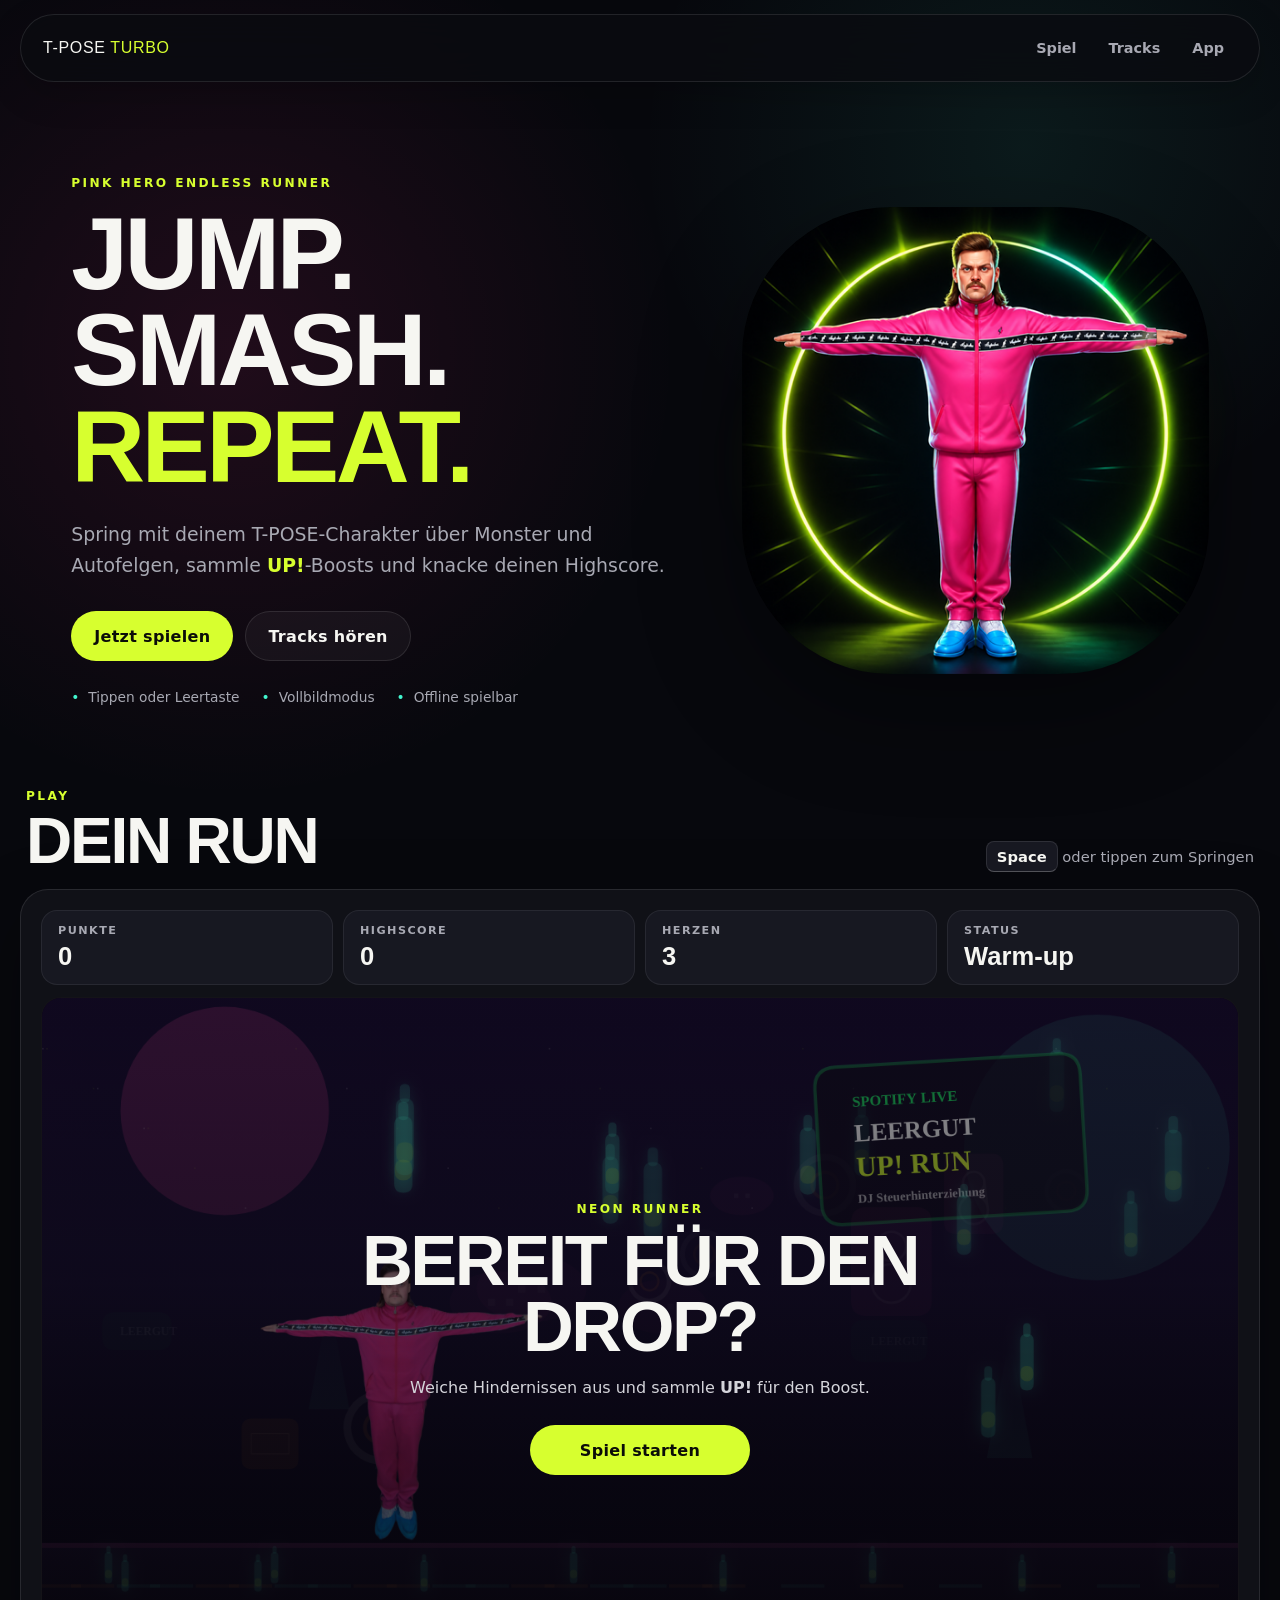
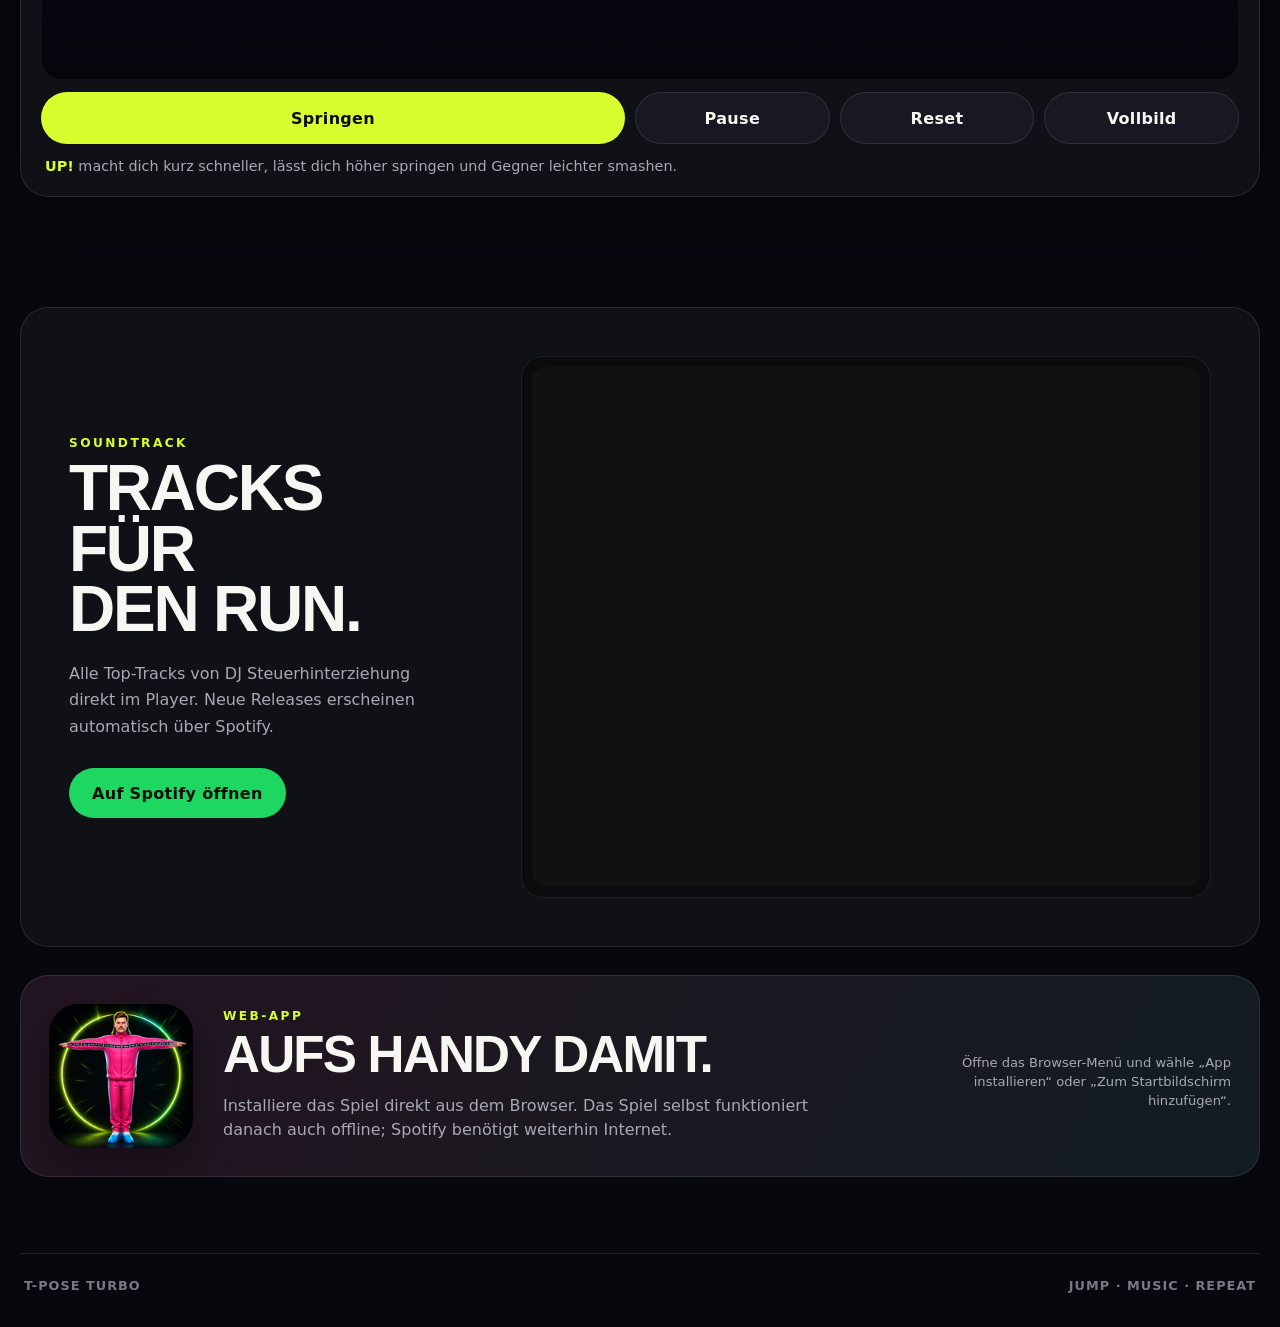
<file: index.html>
<!doctype html>
<html lang="de">
<head>
  <meta charset="utf-8">
  <meta name="viewport" content="width=device-width, initial-scale=1, viewport-fit=cover">
  <meta name="theme-color" content="#d7ff2f">
  <meta name="description" content="T-POSE TURBO ist ein neoniges Jump-and-Run mit Spotify-Soundtrack und installierbarer Web-App.">
  <meta name="mobile-web-app-capable" content="yes">
  <meta name="apple-mobile-web-app-capable" content="yes">
  <meta name="apple-mobile-web-app-status-bar-style" content="black-translucent">
  <meta name="apple-mobile-web-app-title" content="T-POSE TURBO">

  <title>T-POSE TURBO — Jump, smash, repeat.</title>

  <link rel="preconnect" href="https://open.spotify.com">
  <link rel="manifest" href="manifest.webmanifest">
  <link rel="icon" type="image/png" sizes="32x32" href="assets/icons/favicon-32.png">
  <link rel="apple-touch-icon" href="assets/icons/apple-touch-icon.png">
  <link rel="stylesheet" href="style.css?v=clean-pwa-2">
</head>
<body>
  <header class="site-header">
    <a class="brand" href="#top" aria-label="T-POSE TURBO Startseite">
      T-POSE <span>TURBO</span>
    </a>
    <nav class="main-nav" aria-label="Hauptnavigation">
      <a href="#play">Spiel</a>
      <a href="#music">Tracks</a>
      <a href="#app">App</a>
    </nav>
  </header>

  <main class="app-shell" id="top">
    <section class="hero" aria-labelledby="hero-title">
      <div class="hero-copy">
        <p class="eyebrow">Pink Hero Endless Runner</p>
        <h1 id="hero-title">Jump. Smash.<br><span>Repeat.</span></h1>
        <p class="lead">
          Spring mit deinem T-POSE-Charakter über Monster und Autofelgen,
          sammle <strong>UP!</strong>-Boosts und knacke deinen Highscore.
        </p>
        <div class="hero-actions">
          <a class="button button-primary" id="heroStartButton" href="#play">Jetzt spielen</a>
          <a
            class="button button-secondary"
            href="https://open.spotify.com/intl-de/artist/3aQkUO3rOOaIFOnykOyEtA"
            target="_blank"
            rel="noreferrer"
          >Tracks hören</a>
        </div>
        <ul class="hero-facts" aria-label="Spiel-Features">
          <li>Tippen oder Leertaste</li>
          <li>Vollbildmodus</li>
          <li>Offline spielbar</li>
        </ul>
      </div>

      <div class="hero-art" aria-hidden="true">
        <div class="hero-orbit"></div>
        <img src="assets/icons/app-icon-512.png" alt="" width="512" height="512">
      </div>
    </section>

    <section class="game-section" id="play" aria-labelledby="game-title">
      <header class="section-heading">
        <div>
          <p class="section-kicker">Play</p>
          <h2 id="game-title">Dein Run</h2>
        </div>
        <p class="key-hint"><kbd>Space</kbd> oder tippen zum Springen</p>
      </header>

      <div class="game-panel" id="gamePanel">
        <div class="hud-strip" aria-label="Spielstatus">
          <div class="stat-card">
            <span>Punkte</span>
            <strong id="score">0</strong>
          </div>
          <div class="stat-card">
            <span>Highscore</span>
            <strong id="highScore">0</strong>
          </div>
          <div class="stat-card">
            <span>Herzen</span>
            <strong id="lives">3</strong>
          </div>
          <div class="stat-card">
            <span>Status</span>
            <strong id="modeLabel">Warm-up</strong>
          </div>
        </div>

        <div class="canvas-wrap" id="gameStage">
          <canvas
            id="game"
            width="1440"
            height="820"
            tabindex="0"
            aria-label="T-POSE TURBO Spiel. Tippen oder Leertaste zum Springen."
          ></canvas>

          <button class="exit-fullscreen" id="exitFullscreenButton" type="button">
            Vollbild verlassen
          </button>

          <div class="overlay" id="startOverlay">
            <div class="overlay-content">
              <p class="overlay-kicker">Neon Runner</p>
              <h3>Bereit für den Drop?</h3>
              <p>Weiche Hindernissen aus und sammle <strong>UP!</strong> für den Boost.</p>
              <button id="startButton" type="button">Spiel starten</button>
            </div>
          </div>

          <div class="overlay hidden" id="gameOverOverlay">
            <div class="overlay-content">
              <p class="overlay-kicker">Run beendet</p>
              <h3>Noch eine Runde?</h3>
              <p id="gameOverText">Dein Lauf ist vorbei.</p>
              <button id="restartButton" type="button">Neu starten</button>
            </div>
          </div>
        </div>

        <div class="controls-row" aria-label="Spielsteuerung">
          <button class="jump-control" id="jumpButton" type="button">Springen</button>
          <button id="pauseButton" type="button">Pause</button>
          <button id="quickRestartButton" type="button">Reset</button>
          <button id="fullscreenButton" type="button">Vollbild</button>
        </div>

        <p class="hint-text">
          <strong>UP!</strong> macht dich kurz schneller, lässt dich höher springen und Gegner leichter smashen.
        </p>
      </div>
    </section>

    <section class="music-section" id="music" aria-labelledby="music-title">
      <div class="music-copy">
        <p class="section-kicker">Soundtrack</p>
        <h2 id="music-title">Tracks für<br>den Run.</h2>
        <p>
          Alle Top-Tracks von DJ Steuerhinterziehung direkt im Player.
          Neue Releases erscheinen automatisch über Spotify.
        </p>
        <a
          class="button spotify-button"
          href="https://open.spotify.com/intl-de/artist/3aQkUO3rOOaIFOnykOyEtA"
          target="_blank"
          rel="noreferrer"
        >Auf Spotify öffnen</a>
      </div>

      <div class="spotify-card">
        <iframe
          title="Spotify-Player: Top-Tracks von DJ Steuerhinterziehung"
          src="https://open.spotify.com/embed/artist/3aQkUO3rOOaIFOnykOyEtA?utm_source=generator&amp;theme=0"
          loading="lazy"
          allow="autoplay; clipboard-write; encrypted-media; fullscreen; picture-in-picture"
          referrerpolicy="strict-origin-when-cross-origin"
        ></iframe>
      </div>
    </section>

    <section class="app-section" id="app" aria-labelledby="app-title">
      <img
        class="app-icon"
        src="assets/icons/app-icon-192.png"
        alt="T-POSE TURBO App-Icon"
        width="192"
        height="192"
      >
      <div class="app-copy">
        <p class="section-kicker">Web-App</p>
        <h2 id="app-title">Aufs Handy damit.</h2>
        <p>
          Installiere das Spiel direkt aus dem Browser. Das Spiel selbst funktioniert danach auch offline;
          Spotify benötigt weiterhin Internet.
        </p>
      </div>
      <div class="app-actions">
        <button class="button button-primary" id="installAppButton" type="button" hidden>
          App installieren
        </button>
        <p id="installStatus" aria-live="polite">
          Öffne das Browser-Menü und wähle „Zum Startbildschirm hinzufügen“.
        </p>
      </div>
    </section>
  </main>

  <footer class="site-footer">
    <span>T-POSE TURBO</span>
    <span>Jump · Music · Repeat</span>
  </footer>

  <script src="game.js?v=fullscreen-2" defer></script>
  <script src="app.js?v=pwa-2" defer></script>
</body>
</html>
</file>
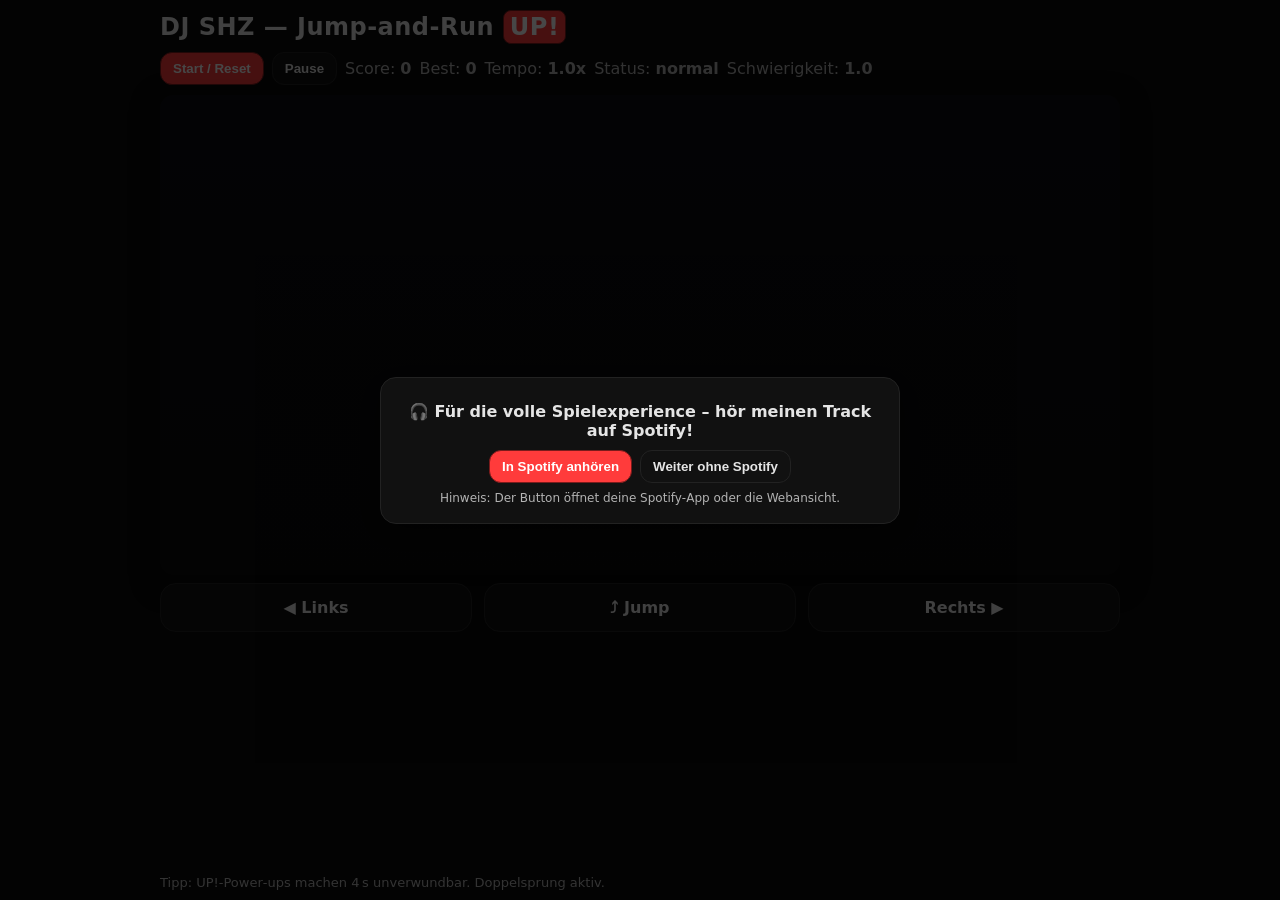
<file: DJ_SHZ_index_singlefile_v3_9.html>
<!DOCTYPE html>
<html lang="de">
<head>
<meta charset="utf-8"/>
<meta name="viewport" content="width=device-width, initial-scale=1"/>
<title>DJ SHZ — Jump‑and‑Run v3.9</title>
<style>
  :root{ --bg:#0a0a0a; --fg:#e5e5e5; --panel:#111; --border:#222; --up:#ff3b3b; --blue:#00d2ff; --muted:#b3b3b3; }
  *{ box-sizing:border-box }
  html,body{ height:100% }
  body{ margin:0; background:var(--bg); color:var(--fg); font-family:system-ui,-apple-system,Segoe UI,Roboto,Inter,Arial,sans-serif }
  .wrap{ max-width:980px; margin:0 auto; min-height:100%; display:grid; grid-template-rows:auto 1fr auto; gap:10px; padding:10px }
  header{ display:flex; align-items:center; justify-content:space-between; flex-wrap:wrap; gap:8px }
  h1{ margin:0; font-size:clamp(18px,2.6vw,24px); letter-spacing:.02em }
  .controls{ display:flex; gap:8px; align-items:center; flex-wrap:wrap }
  .row{ display:flex; gap:8px; flex-wrap:wrap; align-items:center }
  .btn{ background:var(--panel); border:1px solid var(--border); color:var(--fg); padding:8px 12px; border-radius:12px; font-weight:700; cursor:pointer }
  .btn.primary{ background:var(--up); border-color:#7a1b1b; color:#fff }
  .stat{ font-variant-numeric:tabular-nums; color:var(--muted) }
  canvas{ display:block; width:100%; height:auto; border-radius:14px; background:linear-gradient(#0b0b12,#0a0a0a); box-shadow:0 8px 28px rgba(0,0,0,.5) }
  .touchpad{ display:grid; grid-template-columns:1fr 1fr 1fr; gap:12px; margin-top:8px }
  .padbtn{ background:var(--panel); border:1px solid var(--border); border-radius:16px; padding:14px 10px; text-align:center; font-weight:800 }
  .padbtn:active{ transform:scale(.98) }
  .badge{ display:inline-block; padding:2px 6px; border-radius:8px; background:var(--panel); border:1px solid var(--border) }
  .badge.up{ background:var(--up); border-color:#7a1b1b; color:#fff }
  .overlay{ position:fixed; inset:0; background:rgba(0,0,0,.72); display:flex; align-items:center; justify-content:center; z-index:99 }
  .overlay.hide{ display:none !important }
  .card{ background:var(--panel); border:1px solid var(--border); border-radius:16px; padding:18px; max-width:520px; width:calc(100% - 24px); text-align:center; box-shadow:0 8px 30px rgba(0,0,0,.5) }
  .muted{ color:var(--muted); font-size:12px; margin-top:8px }
  footer{ opacity:.8; font-size:13px }
</style>
</head>
<body>
  <div class="wrap">
    <header>
      <h1>DJ SHZ — Jump‑and‑Run <span class="badge up">UP!</span></h1>
      <div class="controls">
        <div class="row">
          <button id="btnStart" class="btn primary">Start / Reset</button>
          <button id="btnPause" class="btn">Pause</button>
        </div>
        <div class="row">
          <span class="stat">Score: <b id="score">0</b></span>
          <span class="stat">Best: <b id="best">0</b></span>
          <span class="stat">Tempo: <b id="speed">1.0x</b></span>
          <span class="stat">Status: <b id="status">normal</b></span>
          <span class="stat">Schwierigkeit: <b id="diff">1.0</b></span>
        </div>
      </div>
    </header>

    <main>
      <canvas id="game" width="900" height="450"></canvas>
      <div class="touchpad">
        <div class="padbtn" id="left">◀︎ Links</div>
        <div class="padbtn" id="jump">⤴︎ Jump</div>
        <div class="padbtn" id="right">Rechts ▶︎</div>
      </div>
    </main>

    <footer>
      Tipp: UP!-Power‑ups machen 4 s unverwundbar. Doppelsprung aktiv.
    </footer>
  </div>

  <!-- Spotify Overlay -->
  <div id="spotifyOverlay" class="overlay" aria-hidden="false">
    <div class="card">
      <p style="margin:6px 0 10px;font-weight:700">🎧 Für die volle Spielexperience – hör meinen Track auf Spotify!</p>
      <div style="display:flex;gap:8px;justify-content:center;flex-wrap:wrap">
        <button id="btnSpotify" class="btn primary">In Spotify anhören</button>
        <button id="btnSkip" class="btn">Weiter ohne Spotify</button>
      </div>
      <div class="muted">Hinweis: Der Button öffnet deine Spotify‑App oder die Webansicht.</div>
    </div>
  </div>

  <script>
    // Eingebaute Bilder
    const builtInFace = "[data-uri]";
    const builtInBG   = "[data-uri]";
  </script>

  <script>
    // Overlay
    (function(){
      const TRACK_WEB = "https://open.spotify.com/track/5Bs8yczdmz0kasMwUvb9nk";
      const TRACK_APP = "spotify:track:5Bs8yczdmz0kasMwUvb9nk";
      const overlay = document.getElementById('spotifyOverlay');
      const key = "djshz_spotify_dismissed_v39";
      const hide = (persist=true)=>{ overlay.classList.add('hide'); overlay.setAttribute('aria-hidden','true'); if(persist) try{localStorage.setItem(key,"1");}catch(e){} };
      try { if (!localStorage.getItem(key)) { overlay.classList.remove('hide'); } else hide(false); } catch(e) { overlay.classList.remove('hide'); }
      const openSpotify = ()=>{ hide(true); location.href = TRACK_APP; setTimeout(()=>{ window.open(TRACK_WEB, "_blank"); }, 500); };
      const skip = ()=> hide(true);
      ['click','touchend'].forEach(evt=>{
        document.getElementById('btnSpotify').addEventListener(evt, e=>{ e.preventDefault(); openSpotify(); }, {passive:false});
        document.getElementById('btnSkip').addEventListener(evt, e=>{ e.preventDefault(); skip(); }, {passive:false});
      });
      setTimeout(()=>{ if(!overlay.classList.contains('hide')) hide(false); }, 10000);
      window.addEventListener('focus', ()=> hide(false));
    })();
  </script>

  <script>
    // Game Engine
    const canvas = document.getElementById('game');
    const c = canvas.getContext('2d');
    const scoreEl = document.getElementById('score');
    const bestEl  = document.getElementById('best');
    const speedEl = document.getElementById('speed');
    const statusEl= document.getElementById('status');
    const diffEl  = document.getElementById('diff');

    let running=false, paused=false, timeScale=1;
    const G = 1800;
    const FLOOR_Y = canvas.height - 70;

    const player = { x:120,y:FLOOR_Y,vx:0,vy:0,w:46,h:46,onGround:true,jumpsLeft:2,faceImg:null,faceReady:false, invUntil:0 };

    const types = [
      { label:'DOWNTEMPO', color:'#ff3b3b' },
      { label:'STEUERMONSTER', color:'#00d2ff' }
    ];
    let obstacles=[], powerups=[];
    let lastSpawn=0, lastUpSpawn=0, score=0, sessionStart=0;
    let best = Number(localStorage.getItem('djshz_best') || 0);
    bestEl.textContent = best;

    // Images
    const bgImg = new Image(); let bgReady=false; bgImg.onload=()=>bgReady=true; bgImg.src=builtInBG;
    const faceImg = new Image(); faceImg.onload=()=>{ player.faceImg=faceImg; player.faceReady=true; }; faceImg.src=builtInFace;

    function getDifficulty(){
      const t = (performance.now() - sessionStart)/1000;
      const s = score;
      return 1 + Math.min(1.2, 0.012*t + 0.004*s);
    }

    const keys = new Set();
    document.addEventListener('keydown', e=>{
      if (['ArrowLeft','ArrowRight','ArrowUp','Space','KeyA','KeyD','KeyW'].includes(e.code)) e.preventDefault();
      keys.add(e.code);
      if (e.code==='Space'||e.code==='ArrowUp'||e.code==='KeyW') jump();
    });
    document.addEventListener('keyup', e=> keys.delete(e.code));

    const leftBtn=document.getElementById('left'), rightBtn=document.getElementById('right'), jumpBtn=document.getElementById('jump');
    const press = code=> keys.add(code);
    const release = code=> keys.delete(code);
    function addBoth(el, down, up){
      el.addEventListener('touchstart', e=>{ e.preventDefault(); down(); }, {passive:false});
      el.addEventListener('touchend',   e=>{ e.preventDefault(); if(up) up(); }, {passive:false});
      el.addEventListener('click',      e=>{ e.preventDefault(); down(); setTimeout(()=>{ if(up) up(); }, 70); });
    }
    addBoth(leftBtn, ()=>press('ArrowLeft'),  ()=>release('ArrowLeft'));
    addBoth(rightBtn,()=>press('ArrowRight'), ()=>release('ArrowRight'));
    jumpBtn.addEventListener('touchstart', e=>{ e.preventDefault(); jump(); }, {passive:false});
    jumpBtn.addEventListener('click',      e=>{ e.preventDefault(); jump(); });

    document.getElementById('btnStart').onclick=()=> start();
    document.getElementById('btnPause').onclick=()=> { paused=!paused; };

    function reset(){
      Object.assign(player,{ x:120,y:FLOOR_Y,vx:0,vy:0,onGround:true,jumpsLeft:2, invUntil:0 });
      obstacles=[]; powerups=[]; score=0; timeScale=1;
      speedEl.textContent = timeScale.toFixed(1)+'x';
      statusEl.textContent = 'normal';
      sessionStart = performance.now();
      lastSpawn = lastUpSpawn = sessionStart;
    }
    function start(){ reset(); running=true; paused=false; }
    function jump(){
      if (player.jumpsLeft > 0) {
        player.vy = -860;
        player.onGround = false;
        player.jumpsLeft--;
      }
    }

    function spawnObstacle(){
      const d = getDifficulty();
      const type = types[Math.random()<0.5?0:1];
      const baseH = 34, maxExtra = 44;
      const h = baseH + (maxExtra * (d-1)/1.2) + Math.random()*24;
      const w = 70 + Math.random()*70;
      const speed = 280 * d;
      obstacles.push({ x: canvas.width + 40, y: FLOOR_Y, w, h, speed, type, eyePhase: Math.random()*Math.PI*2 });
    }
    function spawnUP(){
      const d = getDifficulty();
      const speed = 240 * d;
      const y = FLOOR_Y - (90 + Math.random()*120);
      powerups.push({ x: canvas.width + 40, y, r: 16, speed, pulse: 0 });
    }

    function update(dt){
      const d = getDifficulty();
      diffEl.textContent = d.toFixed(1);
      timeScale = 1 + (d-1)*0.6;
      speedEl.textContent = timeScale.toFixed(1)+'x';
      statusEl.textContent = (performance.now() < player.invUntil) ? 'UNVERWUNDBAR' : 'normal';

      const accel = 900, maxvx = 300;
      if (keys.has('ArrowLeft')||keys.has('KeyA')) player.vx = Math.max(player.vx - accel*dt, -maxvx);
      else if (keys.has('ArrowRight')||keys.has('KeyD')) player.vx = Math.min(player.vx + accel*dt,  maxvx);
      else player.vx *= Math.pow(0.001, dt);

      player.x += player.vx*dt;
      player.x = Math.max(40, Math.min(canvas.width-40, player.x));

      player.vy += G*dt;
      player.y += player.vy*dt;
      if (player.y >= FLOOR_Y){ player.y = FLOOR_Y; player.vy = 0; player.onGround = true; player.jumpsLeft = 2; }

      const now = performance.now();
      const spawnEvery = 1200 / Math.min(1.6, 0.9 + (d-1)*0.7);
      if (now - lastSpawn > spawnEvery){ spawnObstacle(); lastSpawn = now; }
      const upEvery = 2800 * Math.min(1.8, 1 + (d-1)*0.8);
      if (now - lastUpSpawn > upEvery){ spawnUP(); lastUpSpawn = now; }

      for (let i=obstacles.length-1; i>=0; i--){
        const o = obstacles[i];
        o.x -= o.speed * dt;
        o.eyePhase += dt * 5;
        if (o.x + o.w < -60){ obstacles.splice(i,1); score++; scoreEl.textContent = score; continue; }
        if (rectsOverlap(player.x-23, player.y-46, 46,46, o.x, o.y-o.h, o.w, o.h)){
          if (now < player.invUntil){
            obstacles.splice(i,1);
            score += 2; scoreEl.textContent = score;
            continue;
          } else {
            gameOver(); break;
          }
        }
      }

      for (let i=powerups.length-1; i>=0; i--){
        const p = powerups[i];
        p.x -= p.speed * dt;
        p.pulse += dt;
        if (p.x + p.r < -40){ powerups.splice(i,1); continue; }
        if (circleRectOverlap(p.x, p.y, p.r, player.x-23, player.y-46, 46, 46)){
          powerups.splice(i,1);
          player.invUntil = performance.now() + 4000;
        }
      }
    }
    function rectsOverlap(ax,ay,aw,ah,bx,by,bw,bh){
      return ax < bx + bw && ax + aw > bx && ay < by + bh && ay + ah > by;
    }
    function circleRectOverlap(cx, cy, r, rx, ry, rw, rh){
      const nx = Math.max(rx, Math.min(cx, rx+rw));
      const ny = Math.max(ry, Math.min(cy, ry+rh));
      const dx = cx - nx, dy = cy - ny;
      return (dx*dx + dy*dy) <= r*r;
    }
    function roundRect(x,y,w,h,r){
      c.beginPath();
      c.moveTo(x+r,y);
      c.arcTo(x+w,y,x+w,y+h,r);
      c.arcTo(x+w,y+h,x,y+h,r);
      c.arcTo(x,y+h,x,y,r);
      c.arcTo(x,y,x+w,y,r);
      c.closePath();
    }

    function drawMonster(o){
      const yTop = o.y - o.h;
      c.fillStyle = o.type.color;
      roundRect(o.x, yTop, o.w, o.h, 10);
      c.fill();

      c.fillStyle = '#000';
      for (let tx = o.x + 6; tx < o.x + o.w - 6; tx += 14){
        const th = 8 + Math.sin((tx+o.eyePhase*10)*0.15)*3;
        c.beginPath();
        c.moveTo(tx, yTop + 12);
        c.lineTo(tx+7, yTop + 12 + th);
        c.lineTo(tx+14, yTop + 12);
        c.closePath();
        c.fill();
      }

      const eyeY = yTop + 4 + Math.sin(o.eyePhase)*3;
      c.fillStyle = '#000';
      const eyeW = Math.min(14, Math.max(10, o.w*0.12));
      c.beginPath(); c.ellipse(o.x + o.w*0.3, eyeY+8, eyeW*0.6, 6, 0, 0, Math.PI*2); c.fill();
      c.beginPath(); c.ellipse(o.x + o.w*0.7, eyeY+8, eyeW*0.6, 6, 0, 0, Math.PI*2); c.fill();

      const label = o.type.label;
      c.font = 'bold 14px system-ui, sans-serif';
      const tw = c.measureText(label).width;
      const padX = 8, padY = 5, rad = 10;
      const lx = o.x + (o.w - (tw + padX*2)) * 0.5;
      const ly = yTop - 24;
      c.fillStyle = 'rgba(0,0,0,0.75)';
      roundRect(lx, ly, tw + padX*2, 22, rad);
      c.fill();
      c.fillStyle = '#fff';
      c.textAlign = 'left'; c.textBaseline='top';
      c.fillText(label, lx + padX, ly + 4);
    }

    function drawUP(p){
      const r = p.r;
      const grad = c.createRadialGradient(p.x,p.y,1,p.x,p.y,r*2.2);
      grad.addColorStop(0, 'rgba(255,59,59,0.6)');
      grad.addColorStop(1, 'rgba(255,59,59,0)');
      c.fillStyle = grad; c.beginPath(); c.arc(p.x,p.y,r*2.2,0,Math.PI*2); c.fill();
      c.fillStyle = '#ff3b3b'; c.beginPath(); c.arc(p.x,p.y,r,0,Math.PI*2); c.fill();
      c.fillStyle = '#fff'; c.font = 'bold 14px system-ui, sans-serif';
      c.textAlign='center'; c.textBaseline='middle'; c.fillText('UP!', p.x, p.y+1);
    }

    function draw(){
      c.clearRect(0,0,canvas.width,canvas.height);

      // Background (cover)
      if (bgReady) {
        const ar = bgImg.width / bgImg.height;
        let w = canvas.width, h = w / ar;
        if (h < canvas.height){ h = canvas.height; w = h * ar; }
        const x = (canvas.width - w)/2, y = (canvas.height - h)/2;
        c.filter='brightness(0.62)'; c.drawImage(bgImg, x, y, w, h); c.filter='none';
      } else {
        const g = c.createLinearGradient(0,0,0,canvas.height);
        g.addColorStop(0,'#0b0b12'); g.addColorStop(1,'#0a0a0a'); c.fillStyle=g; c.fillRect(0,0,canvas.width,canvas.height);
      }

      // ground
      c.fillStyle='#0f0f0f'; c.fillRect(0, FLOOR_Y+2, canvas.width, canvas.height - FLOOR_Y);

      // player shadow
      c.fillStyle='rgba(0,0,0,0.35)'; const shw = 34 + Math.min(18, Math.abs(player.vy)*0.02);
      c.beginPath(); c.ellipse(player.x, FLOOR_Y+18, shw, 8, 0, 0, Math.PI*2); c.fill();

      // invulnerability aura
      if (performance.now() < player.invUntil){
        const grad = c.createRadialGradient(player.x, player.y-23, 4, player.x, player.y-23, 44);
        grad.addColorStop(0, 'rgba(255,59,59,0.6)');
        grad.addColorStop(1, 'rgba(255,59,59,0)');
        c.fillStyle = grad;
        c.beginPath(); c.arc(player.x, player.y-23, 44, 0, Math.PI*2); c.fill();
      }

      // player (face in circle)
      const px=player.x, py=player.y-23, r=23;
      c.save(); c.beginPath(); c.arc(px,py,r,0,Math.PI*2); c.closePath(); c.clip();
      if (player.faceReady) c.drawImage(player.faceImg, px-r, py-r, r*2, r*2);
      else { c.fillStyle='#666'; c.fillRect(px-r, py-r, r*2, r*2); }
      c.restore();
      c.strokeStyle='rgba(255,255,255,0.2)'; c.beginPath(); c.arc(px,py,r,0,Math.PI*2); c.stroke();

      // entities
      for (const o of obstacles) drawMonster(o);
      for (const p of powerups) drawUP(p);
    }

    function gameOver(){
      running=false;
      if (score > best){ best=score; localStorage.setItem('djshz_best', String(best)); }
      bestEl.textContent = best;
      c.fillStyle='rgba(255,0,0,0.3)'; c.fillRect(0,0,canvas.width,canvas.height);
      c.fillStyle='#fff'; c.font='bold 28px system-ui, sans-serif'; c.textAlign='center';
      c.fillText('GAME OVER - Score: '+score, canvas.width/2, 120);
      c.font='16px system-ui, sans-serif'; c.fillText('Tippe/Drücke „Start / Reset“', canvas.width/2, 160);
    }

    let last = performance.now();
    function loop(now){
      requestAnimationFrame(loop);
      if (!running || paused) return;
      const dt = Math.min(0.033, (now - last)/1000);
      last = now;
      update(dt);
      draw();
    }
    requestAnimationFrame(loop);
  </script>
</body>
</html>
</file>
<file: style.css>
:root {
  --bg: #07080d;
  --surface: #101117;
  --surface-2: #171821;
  --surface-3: #1e202a;
  --line: rgba(255, 255, 255, 0.1);
  --text: #f6f6f2;
  --muted: #a8a9b3;
  --acid: #d7ff2f;
  --mint: #42f5ce;
  --pink: #ff2e91;
  --spotify: #1ed760;
  --shadow: 0 24px 70px rgba(0, 0, 0, 0.32);
  --radius-lg: 28px;
  --radius-md: 20px;
  --content: 1240px;
  --headline: "Arial Black", "Franklin Gothic Heavy", Impact, sans-serif;
  --body: Inter, ui-sans-serif, system-ui, -apple-system, BlinkMacSystemFont, "Segoe UI", sans-serif;
}

* {
  box-sizing: border-box;
}

html {
  scroll-behavior: smooth;
  scroll-padding-top: 92px;
}

body {
  min-height: 100%;
  margin: 0;
  overflow-x: hidden;
  background:
    radial-gradient(circle at 80% 5%, rgba(66, 245, 206, 0.08), transparent 24rem),
    radial-gradient(circle at 18% 12%, rgba(255, 46, 145, 0.1), transparent 28rem),
    var(--bg);
  color: var(--text);
  font-family: var(--body);
  -webkit-font-smoothing: antialiased;
}

button,
a {
  -webkit-tap-highlight-color: transparent;
}

button,
input,
textarea,
select {
  font: inherit;
}

a {
  color: inherit;
}

[hidden] {
  display: none !important;
}

.site-header {
  position: sticky;
  top: 0;
  z-index: 20;
  display: flex;
  align-items: center;
  justify-content: space-between;
  width: min(var(--content), calc(100% - 32px));
  min-height: 68px;
  margin: 14px auto 0;
  padding: 0 22px;
  border: 1px solid var(--line);
  border-radius: 999px;
  background: rgba(10, 11, 16, 0.82);
  box-shadow: 0 12px 36px rgba(0, 0, 0, 0.2);
  backdrop-filter: blur(20px);
}

.brand {
  color: var(--text);
  font-family: var(--headline);
  font-size: 1rem;
  letter-spacing: 0.04em;
  text-decoration: none;
}

.brand span {
  color: var(--acid);
}

.main-nav {
  display: flex;
  align-items: center;
  gap: 6px;
}

.main-nav a {
  padding: 10px 13px;
  border-radius: 999px;
  color: var(--muted);
  font-size: 0.9rem;
  font-weight: 700;
  text-decoration: none;
  transition: color 160ms ease, background 160ms ease;
}

.main-nav a:hover,
.main-nav a:focus-visible {
  background: rgba(255, 255, 255, 0.07);
  color: var(--text);
}

.app-shell {
  width: min(var(--content), calc(100% - 32px));
  margin: 0 auto;
  padding: 48px 0 76px;
}

.hero {
  display: grid;
  grid-template-columns: minmax(0, 1.12fr) minmax(340px, 0.88fr);
  align-items: center;
  gap: clamp(30px, 6vw, 88px);
  min-height: 620px;
  padding: 46px clamp(20px, 4vw, 58px);
}

.eyebrow,
.section-kicker,
.overlay-kicker {
  margin: 0;
  color: var(--acid);
  font-size: 0.76rem;
  font-weight: 900;
  letter-spacing: 0.2em;
  text-transform: uppercase;
}

.hero h1,
.section-heading h2,
.music-copy h2,
.app-copy h2,
.overlay h3 {
  margin: 0;
  font-family: var(--headline);
  line-height: 0.94;
  letter-spacing: -0.035em;
  text-transform: uppercase;
}

.hero h1 {
  max-width: 10ch;
  margin-top: 16px;
  font-size: clamp(3.5rem, 8vw, 7.6rem);
}

.hero h1 span {
  color: var(--acid);
}

.lead {
  max-width: 620px;
  margin: 24px 0 0;
  color: var(--muted);
  font-size: clamp(1rem, 2vw, 1.18rem);
  line-height: 1.65;
}

.lead strong {
  color: var(--acid);
}

.hero-actions {
  display: flex;
  flex-wrap: wrap;
  gap: 12px;
  margin-top: 30px;
}

.button,
.controls-row button,
.overlay button,
.exit-fullscreen {
  display: inline-flex;
  align-items: center;
  justify-content: center;
  min-height: 50px;
  padding: 0 22px;
  border: 1px solid transparent;
  border-radius: 999px;
  cursor: pointer;
  font-weight: 900;
  letter-spacing: 0.02em;
  text-decoration: none;
  transition: transform 160ms ease, background 160ms ease, border-color 160ms ease;
}

.button:hover,
.controls-row button:hover,
.overlay button:hover,
.button:focus-visible,
.controls-row button:focus-visible,
.overlay button:focus-visible {
  transform: translateY(-2px);
}

.button-primary,
.overlay button,
.jump-control {
  background: var(--acid);
  color: #0b0d08;
}

.button-secondary {
  border-color: var(--line);
  background: rgba(255, 255, 255, 0.04);
  color: var(--text);
}

.hero-facts {
  display: flex;
  flex-wrap: wrap;
  gap: 10px 22px;
  margin: 28px 0 0;
  padding: 0;
  color: var(--muted);
  font-size: 0.86rem;
  list-style: none;
}

.hero-facts li::before {
  content: "•";
  margin-right: 9px;
  color: var(--mint);
}

.hero-art {
  position: relative;
  justify-self: end;
  width: min(100%, 500px);
  aspect-ratio: 1;
}

.hero-art img {
  position: relative;
  z-index: 2;
  display: block;
  width: 100%;
  height: 100%;
  border-radius: 32%;
  object-fit: cover;
  filter: drop-shadow(0 34px 50px rgba(0, 0, 0, 0.4));
}

.hero-orbit {
  position: absolute;
  inset: 4%;
  border: 1px solid rgba(215, 255, 47, 0.22);
  border-radius: 50%;
  box-shadow: 0 0 80px rgba(215, 255, 47, 0.08);
  transform: rotate(-12deg) scaleY(0.7);
}

.game-section,
.music-section,
.app-section {
  scroll-margin-top: 92px;
}

.game-section {
  margin-top: 38px;
}

.section-heading {
  display: flex;
  align-items: end;
  justify-content: space-between;
  gap: 24px;
  margin-bottom: 18px;
  padding: 0 6px;
}

.section-heading h2,
.music-copy h2,
.app-copy h2 {
  margin-top: 8px;
  font-size: clamp(2.5rem, 5vw, 4.8rem);
}

.key-hint {
  margin: 0 0 6px;
  color: var(--muted);
  font-size: 0.92rem;
}

kbd {
  padding: 6px 10px;
  border: 1px solid var(--line);
  border-bottom-color: rgba(255, 255, 255, 0.25);
  border-radius: 8px;
  background: var(--surface-2);
  color: var(--text);
  font-family: inherit;
  font-weight: 800;
}

.game-panel {
  padding: clamp(12px, 2vw, 20px);
  border: 1px solid var(--line);
  border-radius: var(--radius-lg);
  background: var(--surface);
  box-shadow: var(--shadow);
}

.hud-strip {
  display: grid;
  grid-template-columns: repeat(4, minmax(0, 1fr));
  gap: 10px;
  margin-bottom: 12px;
}

.stat-card {
  padding: 13px 16px;
  border: 1px solid rgba(255, 255, 255, 0.07);
  border-radius: 16px;
  background: var(--surface-2);
}

.stat-card span {
  display: block;
  color: var(--muted);
  font-size: 0.7rem;
  font-weight: 800;
  letter-spacing: 0.13em;
  text-transform: uppercase;
}

.stat-card strong {
  display: block;
  margin-top: 5px;
  font-family: var(--headline);
  font-size: clamp(1.2rem, 2vw, 1.75rem);
}

.canvas-wrap {
  position: relative;
  overflow: hidden;
  width: 100%;
  min-height: 360px;
  border: 1px solid rgba(255, 255, 255, 0.06);
  border-radius: var(--radius-md);
  background: #05040a;
  cursor: pointer;
  touch-action: manipulation;
}

canvas {
  display: block;
  width: 100%;
  height: auto;
  aspect-ratio: 1440 / 820;
  outline: 0;
}

.overlay {
  position: absolute;
  inset: 0;
  display: grid;
  place-items: center;
  padding: 24px;
  background: linear-gradient(180deg, rgba(7, 6, 14, 0.44), rgba(5, 4, 10, 0.82));
  text-align: center;
}

.overlay.hidden {
  display: none;
}

.overlay-content {
  max-width: 580px;
}

.overlay h3 {
  margin-top: 12px;
  font-size: clamp(2.2rem, 5.5vw, 5rem);
}

.overlay p:not(.overlay-kicker) {
  margin: 16px auto 0;
  color: #d4d4da;
  line-height: 1.55;
}

.overlay button {
  min-width: 220px;
  margin-top: 24px;
  border: 0;
}

.exit-fullscreen {
  position: absolute;
  top: max(14px, env(safe-area-inset-top));
  right: max(14px, env(safe-area-inset-right));
  z-index: 8;
  display: none;
  min-height: 42px;
  border-color: var(--line);
  background: rgba(7, 8, 13, 0.82);
  color: var(--text);
  backdrop-filter: blur(14px);
}

.canvas-wrap:fullscreen,
.canvas-wrap.is-fullscreen {
  width: 100vw;
  height: 100vh;
  min-height: 100vh;
  border: 0;
  border-radius: 0;
  background: #030408;
}

.canvas-wrap:fullscreen canvas,
.canvas-wrap.is-fullscreen canvas {
  width: 100%;
  height: 100%;
  object-fit: contain;
}

.canvas-wrap:fullscreen .exit-fullscreen,
.canvas-wrap.is-fullscreen .exit-fullscreen {
  display: inline-flex;
}

.controls-row {
  display: grid;
  grid-template-columns: minmax(220px, 1.5fr) repeat(3, minmax(120px, 0.5fr));
  gap: 10px;
  margin-top: 12px;
}

.controls-row button {
  min-height: 52px;
  border-color: var(--line);
  background: var(--surface-2);
  color: var(--text);
}

.controls-row .jump-control {
  border-color: transparent;
  background: var(--acid);
  color: #0b0d08;
}

.hint-text {
  margin: 14px 4px 2px;
  color: var(--muted);
  font-size: 0.9rem;
}

.hint-text strong {
  color: var(--acid);
}

.music-section {
  display: grid;
  grid-template-columns: minmax(280px, 0.72fr) minmax(0, 1.28fr);
  gap: clamp(24px, 5vw, 64px);
  align-items: center;
  margin-top: 110px;
  padding: clamp(24px, 4vw, 48px);
  border: 1px solid var(--line);
  border-radius: var(--radius-lg);
  background: var(--surface);
}

.music-copy p:not(.section-kicker) {
  max-width: 430px;
  margin: 22px 0 0;
  color: var(--muted);
  line-height: 1.65;
}

.spotify-button {
  margin-top: 28px;
  background: var(--spotify);
  color: #07110a;
}

.spotify-card {
  padding: 10px;
  border: 1px solid rgba(255, 255, 255, 0.08);
  border-radius: 22px;
  background: #0b0b0d;
}

.spotify-card iframe {
  display: block;
  width: 100%;
  height: 520px;
  border: 0;
  border-radius: 14px;
  background: #111;
}

.app-section {
  display: grid;
  grid-template-columns: 144px minmax(0, 1fr) minmax(230px, 0.48fr);
  align-items: center;
  gap: 30px;
  margin-top: 28px;
  padding: 28px;
  border: 1px solid var(--line);
  border-radius: var(--radius-lg);
  background: linear-gradient(120deg, rgba(255, 46, 145, 0.08), rgba(66, 245, 206, 0.05)), var(--surface);
}

.app-icon {
  display: block;
  width: 144px;
  height: 144px;
  border-radius: 30px;
  box-shadow: 0 20px 40px rgba(0, 0, 0, 0.32);
}

.app-copy h2 {
  font-size: clamp(2rem, 4vw, 3.5rem);
}

.app-copy p:not(.section-kicker) {
  max-width: 620px;
  margin: 14px 0 0;
  color: var(--muted);
  line-height: 1.55;
}

.app-actions {
  text-align: right;
}

.app-actions .button {
  width: 100%;
}

.app-actions p {
  margin: 10px 0 0;
  color: var(--muted);
  font-size: 0.82rem;
  line-height: 1.45;
}

.site-footer {
  display: flex;
  justify-content: space-between;
  width: min(var(--content), calc(100% - 32px));
  margin: 0 auto;
  padding: 24px 4px 34px;
  border-top: 1px solid var(--line);
  color: #777984;
  font-size: 0.8rem;
  font-weight: 800;
  letter-spacing: 0.08em;
  text-transform: uppercase;
}

@media (max-width: 900px) {
  .hero {
    grid-template-columns: 1fr;
    min-height: auto;
    padding: 54px 16px 28px;
  }

  .hero-copy {
    text-align: center;
  }

  .hero h1,
  .lead {
    margin-right: auto;
    margin-left: auto;
  }

  .hero-actions,
  .hero-facts {
    justify-content: center;
  }

  .hero-art {
    justify-self: center;
    width: min(78vw, 440px);
  }

  .music-section {
    grid-template-columns: 1fr;
    margin-top: 80px;
  }

  .music-copy {
    text-align: center;
  }

  .music-copy p:not(.section-kicker) {
    margin-right: auto;
    margin-left: auto;
  }

  .app-section {
    grid-template-columns: 112px minmax(0, 1fr);
  }

  .app-icon {
    width: 112px;
    height: 112px;
    border-radius: 24px;
  }

  .app-actions {
    grid-column: 1 / -1;
    text-align: left;
  }
}

@media (max-width: 680px) {
  html {
    scroll-padding-top: 76px;
  }

  .site-header {
    width: calc(100% - 20px);
    min-height: 58px;
    margin-top: 10px;
    padding: 0 15px;
  }

  .main-nav a {
    padding: 9px 8px;
    font-size: 0.78rem;
  }

  .app-shell {
    width: calc(100% - 20px);
    padding-top: 24px;
  }

  .hero {
    gap: 12px;
    padding-top: 42px;
  }

  .hero h1 {
    font-size: clamp(3rem, 16vw, 5rem);
  }

  .hero-actions .button {
    width: 100%;
  }

  .hero-facts {
    gap: 8px 14px;
    font-size: 0.78rem;
  }

  .section-heading {
    align-items: start;
    flex-direction: column;
    gap: 12px;
  }

  .key-hint {
    margin: 0;
  }

  .game-panel {
    border-radius: 22px;
  }

  .hud-strip {
    grid-template-columns: repeat(2, minmax(0, 1fr));
  }

  .canvas-wrap {
    min-height: 0;
    border-radius: 16px;
  }

  .overlay {
    padding: 16px;
  }

  .overlay h3 {
    font-size: clamp(1.8rem, 10vw, 3rem);
  }

  .overlay p:not(.overlay-kicker) {
    font-size: 0.86rem;
  }

  .overlay button {
    min-width: 190px;
    min-height: 46px;
    margin-top: 16px;
  }

  .controls-row {
    grid-template-columns: repeat(3, 1fr);
  }

  .controls-row .jump-control {
    grid-column: 1 / -1;
    min-height: 62px;
    font-size: 1.04rem;
  }

  .controls-row button:not(.jump-control) {
    min-height: 46px;
    padding: 0 10px;
    font-size: 0.82rem;
  }

  .music-section {
    padding: 22px 12px 12px;
    border-radius: 22px;
  }

  .spotify-card {
    padding: 6px;
  }

  .spotify-card iframe {
    height: 500px;
  }

  .app-section {
    grid-template-columns: 84px minmax(0, 1fr);
    gap: 18px;
    padding: 20px;
    border-radius: 22px;
  }

  .app-icon {
    width: 84px;
    height: 84px;
    border-radius: 19px;
  }

  .app-copy h2 {
    font-size: 1.75rem;
  }

  .site-footer {
    width: calc(100% - 20px);
    gap: 12px;
    font-size: 0.68rem;
  }
}

@media (prefers-reduced-motion: reduce) {
  html {
    scroll-behavior: auto;
  }

  *,
  *::before,
  *::after {
    scroll-behavior: auto !important;
    transition-duration: 0.01ms !important;
    animation-duration: 0.01ms !important;
    animation-iteration-count: 1 !important;
  }
}
</file>
